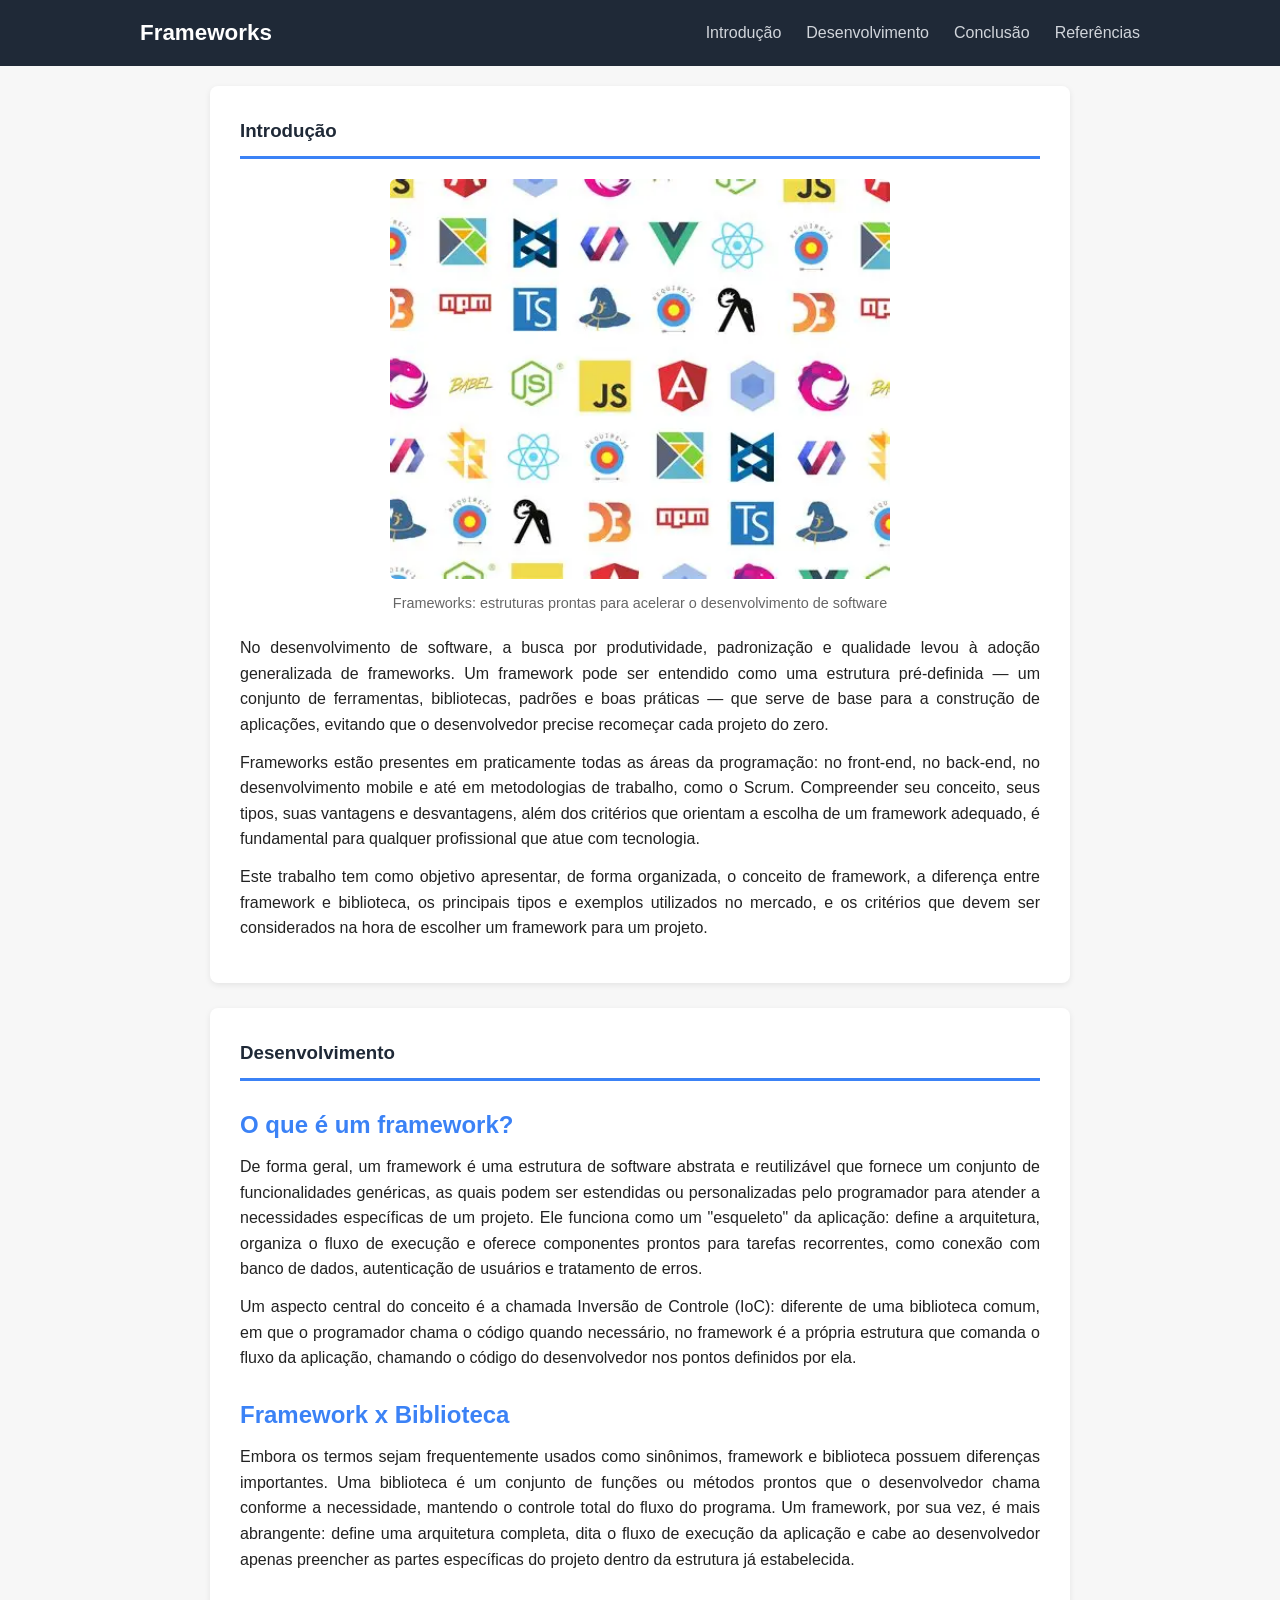
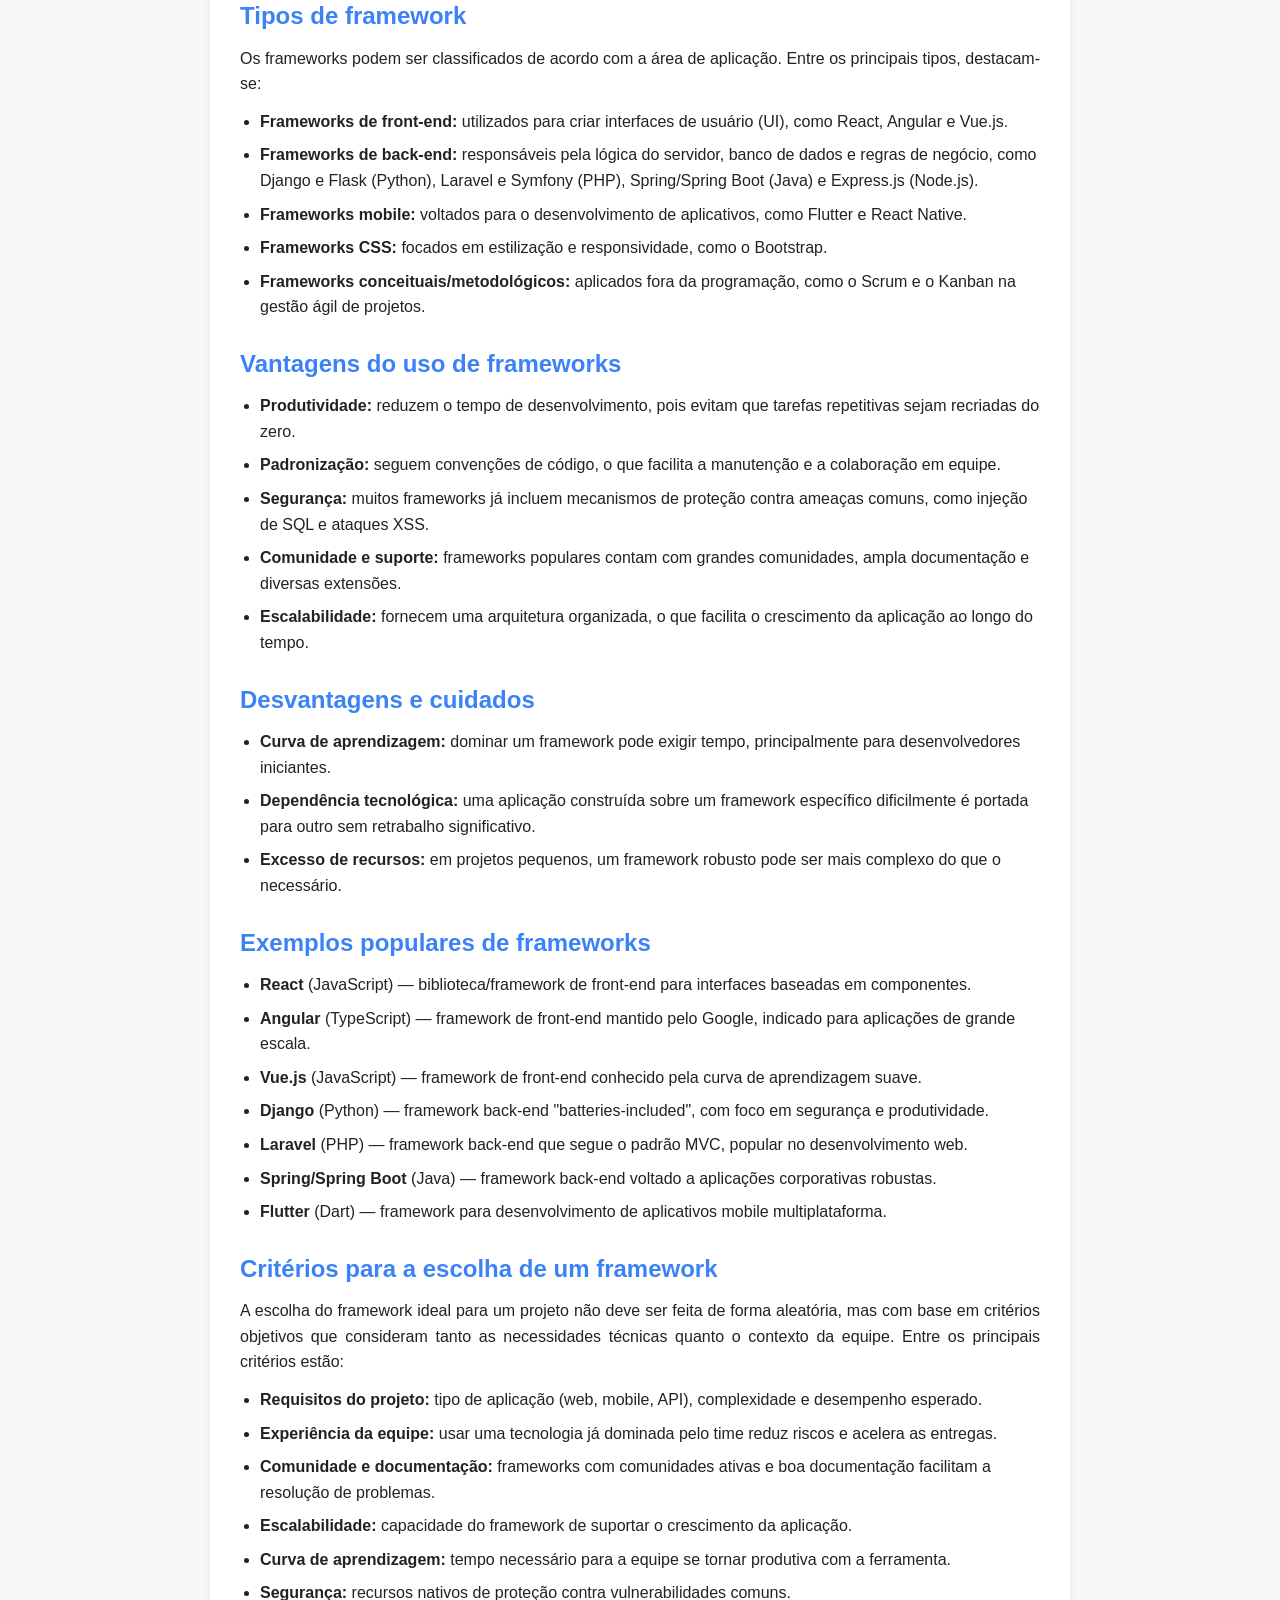
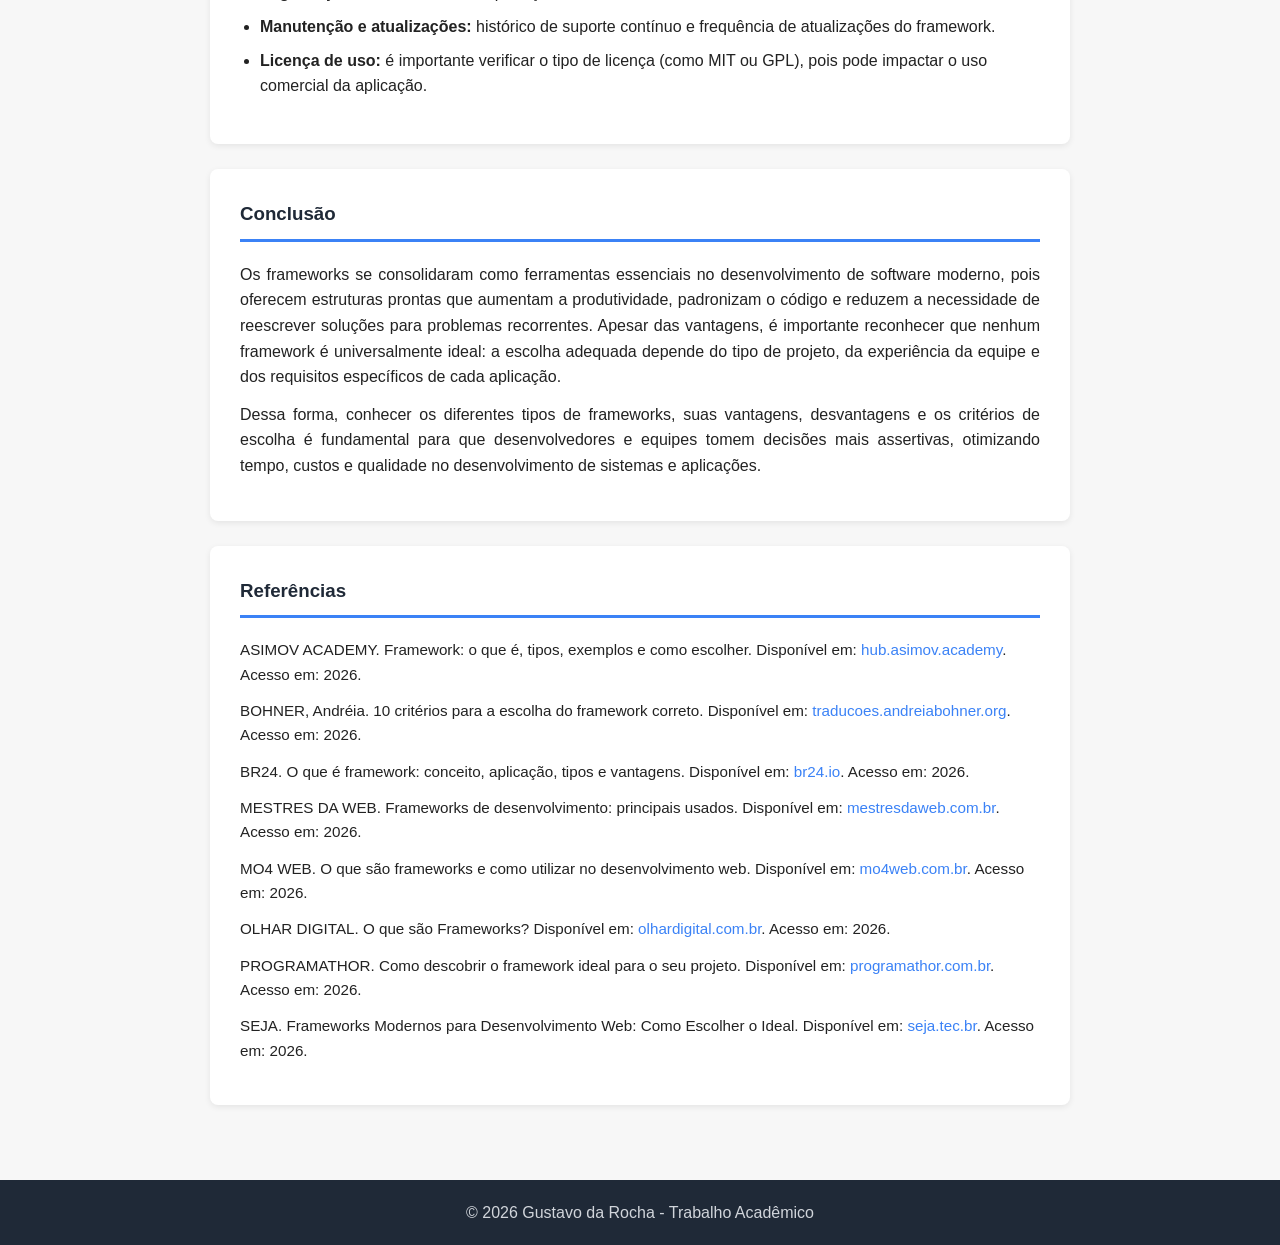
<file: Atividade3/index.html>
<!DOCTYPE html>
<html lang="pt-br">
<head>
    <meta charset="UTF-8">
    <meta name="viewport" content="width=device-width, initial-scale=1.0">
    <meta name="author" content="Gustavo da rocha">
    <meta name="keywords" content="Frameworks,Pesquisa,Estudo,Faculdade">
    <meta name="description" content="Frameworks Conceitos, Tipos, Vantagens e critérios de escolha">
    <link rel="stylesheet" href="styles.css">

    <title>Frameworks</title>
</head>
<body>
<header class="headerPrinc">
    <nav class="navPrinc">
        <div>
            <a href="#home" class="nav-logo">Frameworks</a>
        </div>
        <div class="nav-menu" id="nav-menu">
            <ul class="nav-list">
                <li class="nav-item">
                    <a href="#introducao" class="nav-link active">Introdução</a>
                </li>
                <li class="nav-item">
                    <a href="#desenvolvimento" class="nav-link">Desenvolvimento</a>
                </li>
                <li class="nav-item">
                    <a href="#conclusao" class="nav-link">Conclusão</a>
                </li>
                <li class="nav-item">
                    <a href="#referencias" class="nav-link">Referências</a>
                </li>
            </ul>
        </div>
    </nav>
</header>

<main>

    <section class="Introducao-grid" id="introducao">
        <section class="Introducao-data">
            <h1 class="home-title">Introdução</h1>

            <figure class="intro-figure">
                <img src="imagem.jpg" alt="Representação visual de frameworks de desenvolvimento" width="500" height="280">
                <figcaption>Frameworks: estruturas prontas para acelerar o desenvolvimento de software</figcaption>
            </figure>

            <div class="data-text">
                <p>No desenvolvimento de software, a busca por produtividade, padronização e qualidade levou à adoção generalizada de frameworks. Um framework pode ser entendido como uma estrutura pré-definida — um conjunto de ferramentas, bibliotecas, padrões e boas práticas — que serve de base para a construção de aplicações, evitando que o desenvolvedor precise recomeçar cada projeto do zero.</p>
                <p>Frameworks estão presentes em praticamente todas as áreas da programação: no front-end, no back-end, no desenvolvimento mobile e até em metodologias de trabalho, como o Scrum. Compreender seu conceito, seus tipos, suas vantagens e desvantagens, além dos critérios que orientam a escolha de um framework adequado, é fundamental para qualquer profissional que atue com tecnologia.</p>
                <p>Este trabalho tem como objetivo apresentar, de forma organizada, o conceito de framework, a diferença entre framework e biblioteca, os principais tipos e exemplos utilizados no mercado, e os critérios que devem ser considerados na hora de escolher um framework para um projeto.</p>
            </div>
        </section>
    </section>

    <section class="desenvolvimento-grid" id="desenvolvimento">
        <section class="Introducao-data">
            <h1 class="home-title">Desenvolvimento</h1>

            <h2 class="subtitle">O que é um framework?</h2>
            <div class="data-text">
                <p>De forma geral, um framework é uma estrutura de software abstrata e reutilizável que fornece um conjunto de funcionalidades genéricas, as quais podem ser estendidas ou personalizadas pelo programador para atender a necessidades específicas de um projeto. Ele funciona como um "esqueleto" da aplicação: define a arquitetura, organiza o fluxo de execução e oferece componentes prontos para tarefas recorrentes, como conexão com banco de dados, autenticação de usuários e tratamento de erros.</p>
                <p>Um aspecto central do conceito é a chamada Inversão de Controle (IoC): diferente de uma biblioteca comum, em que o programador chama o código quando necessário, no framework é a própria estrutura que comanda o fluxo da aplicação, chamando o código do desenvolvedor nos pontos definidos por ela.</p>
            </div>

            <h2 class="subtitle">Framework x Biblioteca</h2>
            <div class="data-text">
                <p>Embora os termos sejam frequentemente usados como sinônimos, framework e biblioteca possuem diferenças importantes. Uma biblioteca é um conjunto de funções ou métodos prontos que o desenvolvedor chama conforme a necessidade, mantendo o controle total do fluxo do programa. Um framework, por sua vez, é mais abrangente: define uma arquitetura completa, dita o fluxo de execução da aplicação e cabe ao desenvolvedor apenas preencher as partes específicas do projeto dentro da estrutura já estabelecida.</p>
            </div>

            <h2 class="subtitle">Tipos de framework</h2>
            <div class="data-text">
                <p>Os frameworks podem ser classificados de acordo com a área de aplicação. Entre os principais tipos, destacam-se:</p>
                <ul>
                    <li><strong>Frameworks de front-end:</strong> utilizados para criar interfaces de usuário (UI), como React, Angular e Vue.js.</li>
                    <li><strong>Frameworks de back-end:</strong> responsáveis pela lógica do servidor, banco de dados e regras de negócio, como Django e Flask (Python), Laravel e Symfony (PHP), Spring/Spring Boot (Java) e Express.js (Node.js).</li>
                    <li><strong>Frameworks mobile:</strong> voltados para o desenvolvimento de aplicativos, como Flutter e React Native.</li>
                    <li><strong>Frameworks CSS:</strong> focados em estilização e responsividade, como o Bootstrap.</li>
                    <li><strong>Frameworks conceituais/metodológicos:</strong> aplicados fora da programação, como o Scrum e o Kanban na gestão ágil de projetos.</li>
                </ul>
            </div>

            <h2 class="subtitle">Vantagens do uso de frameworks</h2>
            <div class="data-text">
                <ul>
                    <li><strong>Produtividade:</strong> reduzem o tempo de desenvolvimento, pois evitam que tarefas repetitivas sejam recriadas do zero.</li>
                    <li><strong>Padronização:</strong> seguem convenções de código, o que facilita a manutenção e a colaboração em equipe.</li>
                    <li><strong>Segurança:</strong> muitos frameworks já incluem mecanismos de proteção contra ameaças comuns, como injeção de SQL e ataques XSS.</li>
                    <li><strong>Comunidade e suporte:</strong> frameworks populares contam com grandes comunidades, ampla documentação e diversas extensões.</li>
                    <li><strong>Escalabilidade:</strong> fornecem uma arquitetura organizada, o que facilita o crescimento da aplicação ao longo do tempo.</li>
                </ul>
            </div>

            <h2 class="subtitle">Desvantagens e cuidados</h2>
            <div class="data-text">
                <ul>
                    <li><strong>Curva de aprendizagem:</strong> dominar um framework pode exigir tempo, principalmente para desenvolvedores iniciantes.</li>
                    <li><strong>Dependência tecnológica:</strong> uma aplicação construída sobre um framework específico dificilmente é portada para outro sem retrabalho significativo.</li>
                    <li><strong>Excesso de recursos:</strong> em projetos pequenos, um framework robusto pode ser mais complexo do que o necessário.</li>
                </ul>
            </div>

            <h2 class="subtitle">Exemplos populares de frameworks</h2>
            <div class="data-text">
                <ul>
                    <li><strong>React</strong> (JavaScript) — biblioteca/framework de front-end para interfaces baseadas em componentes.</li>
                    <li><strong>Angular</strong> (TypeScript) — framework de front-end mantido pelo Google, indicado para aplicações de grande escala.</li>
                    <li><strong>Vue.js</strong> (JavaScript) — framework de front-end conhecido pela curva de aprendizagem suave.</li>
                    <li><strong>Django</strong> (Python) — framework back-end "batteries-included", com foco em segurança e produtividade.</li>
                    <li><strong>Laravel</strong> (PHP) — framework back-end que segue o padrão MVC, popular no desenvolvimento web.</li>
                    <li><strong>Spring/Spring Boot</strong> (Java) — framework back-end voltado a aplicações corporativas robustas.</li>
                    <li><strong>Flutter</strong> (Dart) — framework para desenvolvimento de aplicativos mobile multiplataforma.</li>
                </ul>
            </div>

            <h2 class="subtitle">Critérios para a escolha de um framework</h2>
            <div class="data-text">
                <p>A escolha do framework ideal para um projeto não deve ser feita de forma aleatória, mas com base em critérios objetivos que consideram tanto as necessidades técnicas quanto o contexto da equipe. Entre os principais critérios estão:</p>
                <ul>
                    <li><strong>Requisitos do projeto:</strong> tipo de aplicação (web, mobile, API), complexidade e desempenho esperado.</li>
                    <li><strong>Experiência da equipe:</strong> usar uma tecnologia já dominada pelo time reduz riscos e acelera as entregas.</li>
                    <li><strong>Comunidade e documentação:</strong> frameworks com comunidades ativas e boa documentação facilitam a resolução de problemas.</li>
                    <li><strong>Escalabilidade:</strong> capacidade do framework de suportar o crescimento da aplicação.</li>
                    <li><strong>Curva de aprendizagem:</strong> tempo necessário para a equipe se tornar produtiva com a ferramenta.</li>
                    <li><strong>Segurança:</strong> recursos nativos de proteção contra vulnerabilidades comuns.</li>
                    <li><strong>Manutenção e atualizações:</strong> histórico de suporte contínuo e frequência de atualizações do framework.</li>
                    <li><strong>Licença de uso:</strong> é importante verificar o tipo de licença (como MIT ou GPL), pois pode impactar o uso comercial da aplicação.</li>
                </ul>
            </div>
        </section>
    </section>

    <section class="conclusao-grid" id="conclusao">
        <section class="Introducao-data">
            <h1 class="home-title">Conclusão</h1>
            <div class="data-text">
                <p>Os frameworks se consolidaram como ferramentas essenciais no desenvolvimento de software moderno, pois oferecem estruturas prontas que aumentam a produtividade, padronizam o código e reduzem a necessidade de reescrever soluções para problemas recorrentes. Apesar das vantagens, é importante reconhecer que nenhum framework é universalmente ideal: a escolha adequada depende do tipo de projeto, da experiência da equipe e dos requisitos específicos de cada aplicação.</p>
                <p>Dessa forma, conhecer os diferentes tipos de frameworks, suas vantagens, desvantagens e os critérios de escolha é fundamental para que desenvolvedores e equipes tomem decisões mais assertivas, otimizando tempo, custos e qualidade no desenvolvimento de sistemas e aplicações.</p>
            </div>
        </section>
    </section>

    <section class="referencias-grid" id="referencias">
        <section class="Introducao-data">
            <h1 class="home-title">Referências</h1>
            <ul class="referencias-list">
                <li>ASIMOV ACADEMY. Framework: o que é, tipos, exemplos e como escolher. Disponível em: <a href="https://hub.asimov.academy/blog/framework/" target="_blank" rel="noopener">hub.asimov.academy</a>. Acesso em: 2026.</li>
                <li>BOHNER, Andréia. 10 critérios para a escolha do framework correto. Disponível em: <a href="https://traducoes.andreiabohner.org/5minutos/dez-criterios/" target="_blank" rel="noopener">traducoes.andreiabohner.org</a>. Acesso em: 2026.</li>
                <li>BR24. O que é framework: conceito, aplicação, tipos e vantagens. Disponível em: <a href="https://br24.io/blog/framework/" target="_blank" rel="noopener">br24.io</a>. Acesso em: 2026.</li>
                <li>MESTRES DA WEB. Frameworks de desenvolvimento: principais usados. Disponível em: <a href="https://www.mestresdaweb.com.br/tecnologias/framework-de-desenvolvimento-quais-os-mais-usados" target="_blank" rel="noopener">mestresdaweb.com.br</a>. Acesso em: 2026.</li>
                <li>MO4 WEB. O que são frameworks e como utilizar no desenvolvimento web. Disponível em: <a href="https://mo4web.com.br/blog/o-que-sao-frameworks/" target="_blank" rel="noopener">mo4web.com.br</a>. Acesso em: 2026.</li>
                <li>OLHAR DIGITAL. O que são Frameworks? Disponível em: <a href="https://olhardigital.com.br/2024/08/07/pro/o-que-sao-frameworks/" target="_blank" rel="noopener">olhardigital.com.br</a>. Acesso em: 2026.</li>
                <li>PROGRAMATHOR. Como descobrir o framework ideal para o seu projeto. Disponível em: <a href="https://programathor.com.br/blog/framework_ideal_para_o_seu_projeto/" target="_blank" rel="noopener">programathor.com.br</a>. Acesso em: 2026.</li>
                <li>SEJA. Frameworks Modernos para Desenvolvimento Web: Como Escolher o Ideal. Disponível em: <a href="https://seja.tec.br/posts/frameworks-modernos-para-desenvolvimento-web-como-escolher-o-ideal" target="_blank" rel="noopener">seja.tec.br</a>. Acesso em: 2026.</li>
            </ul>
        </section>
    </section>

</main>

<footer class="footerPrinc">
    <p>&copy; 2026 Gustavo da Rocha - Trabalho Acadêmico</p>
</footer>

</body>
</html>
</file>
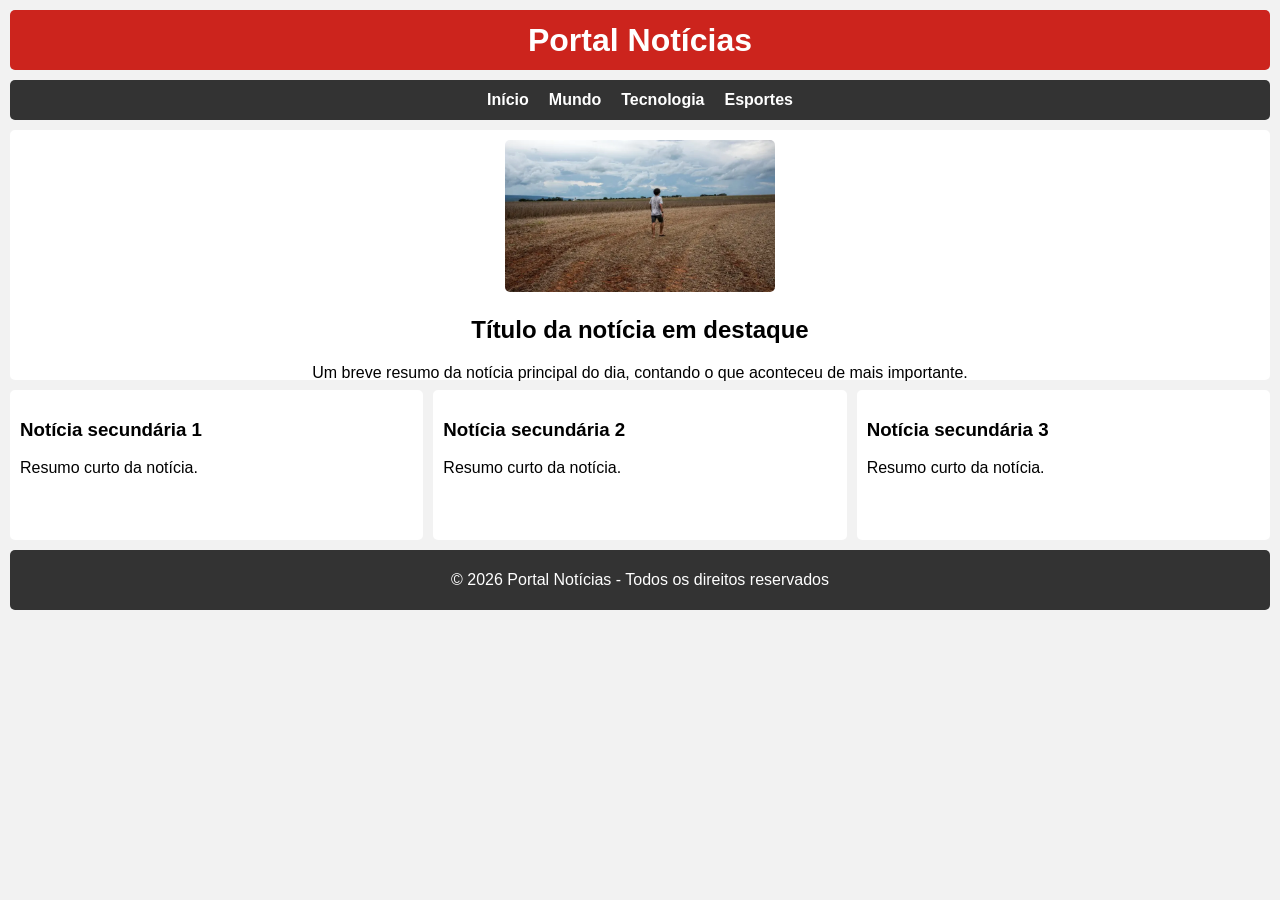
<file: Atividade4/index.html>
<!DOCTYPE html>
<html lang="pt-br">
<head>
    <meta charset="UTF-8">
    <meta name="viewport" content="width=device-width, initial-scale=1.0">
    <link rel="stylesheet" href="style.css">
    <title>Portal Notícias</title>
</head>
<body>
    <div class="container-box">

        <div class="box header">
            <h1>Portal Notícias</h1>
        </div>

        <div class="box nav">
            <a href="#">Início</a>
            <a href="#">Mundo</a>
            <a href="#">Tecnologia</a>
            <a href="#">Esportes</a>
        </div>

        <div class="box destaque">
            <img src="imagem.jpg" alt="Imagem da notícia em destaque" height="480" width="270">
            <h2>Título da notícia em destaque</h2>
            <p>Um breve resumo da notícia principal do dia, contando o que aconteceu de mais importante.</p>
        </div>

        <div class="box noticia1">
            <h3>Notícia secundária 1</h3>
            <p>Resumo curto da notícia.</p>
        </div>

        <div class="box noticia2">
            <h3>Notícia secundária 2</h3>
            <p>Resumo curto da notícia.</p>
        </div>

        <div class="box noticia3">
            <h3>Notícia secundária 3</h3>
            <p>Resumo curto da notícia.</p>
        </div>

        <div class="box footer">
            <p>&copy; 2026 Portal Notícias - Todos os direitos reservados</p>
        </div>

    </div>
</body>
</html>
</file>
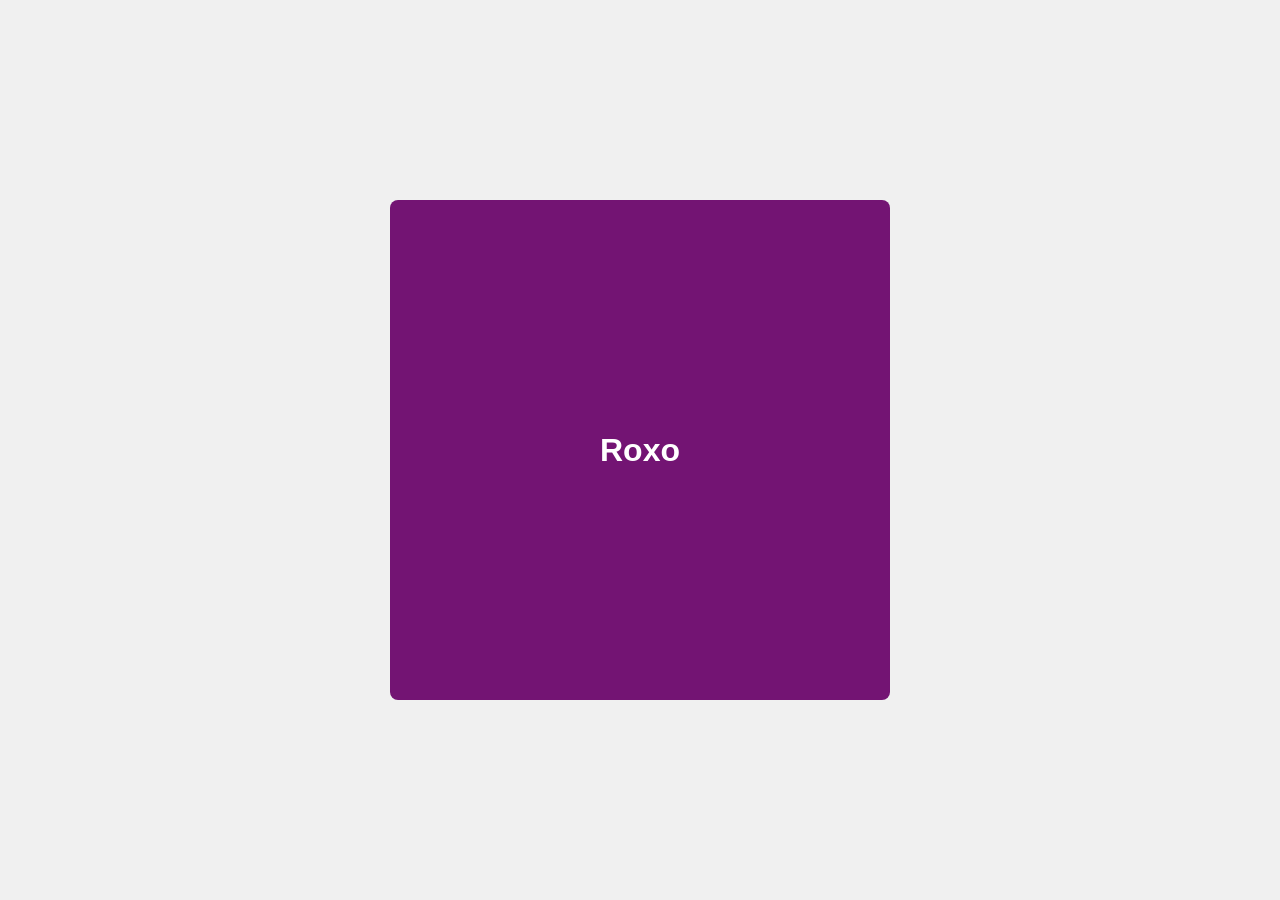
<file: Atividade5/index.html>
<!DOCTYPE html>
<html lang="pt-br">
<head>
    <meta charset="UTF-8">
    <meta name="viewport" content="width=device-width, initial-scale=1.0">
    <link rel="stylesheet" href="styles.css">
    <title>Atividade 5</title>
</head>
<body>

    <div class="caixa">
        <h2 class="texto-cor"></h2>
    </div>

</body>
</html>
</file>
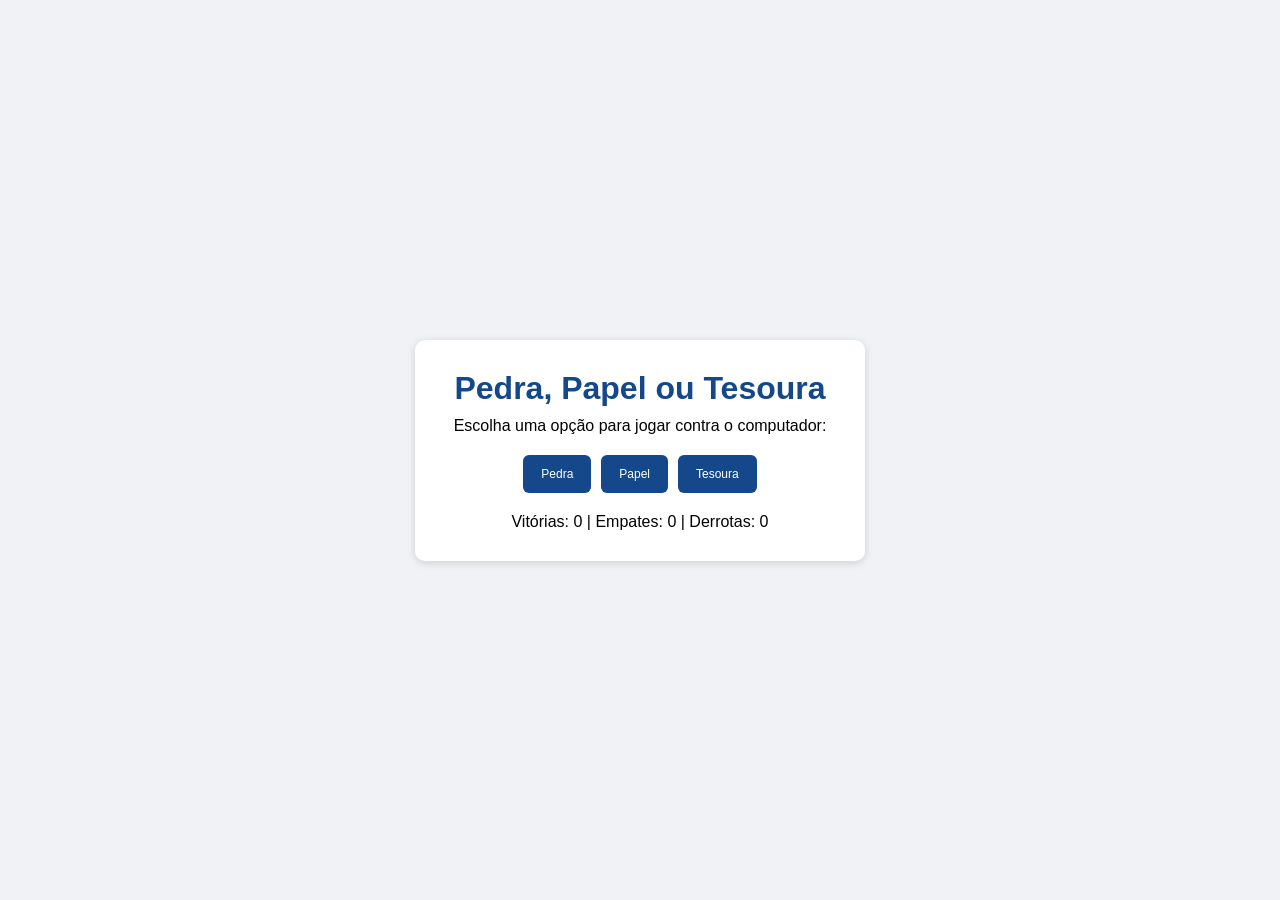
<file: Atividade7/index.html>
<!DOCTYPE html>
<html lang="pt-br">
<head>
    <meta charset="UTF-8">
    <meta name="viewport" content="width=device-width, initial-scale=1.0">
    <link rel="stylesheet" href="styles.css">
    <title>Pedra, Papel ou Tesoura</title>
</head>
<body>

    <main class="jogo">
        <h1>Pedra, Papel ou Tesoura</h1>
        <p>Escolha uma opção para jogar contra o computador:</p>

        <div class="botoes">
            <button onclick="jogar(0)">Pedra</button>
            <button onclick="jogar(1)">Papel</button>
            <button onclick="jogar(2)">Tesoura</button>
        </div>

        <div class="resultado">
            <p id="escolhaUsuario"></p>
            <p id="escolhaComputador"></p>
            <h2 id="resultado"></h2>
        </div>

        <div class="placar">
            <p>Vitórias: <span id="vitorias">0</span> | Empates: <span id="empates">0</span> | Derrotas: <span id="derrotas">0</span></p>
</div>
    </main>

    <script src="script.js"></script>
</body>
</html>
</file>
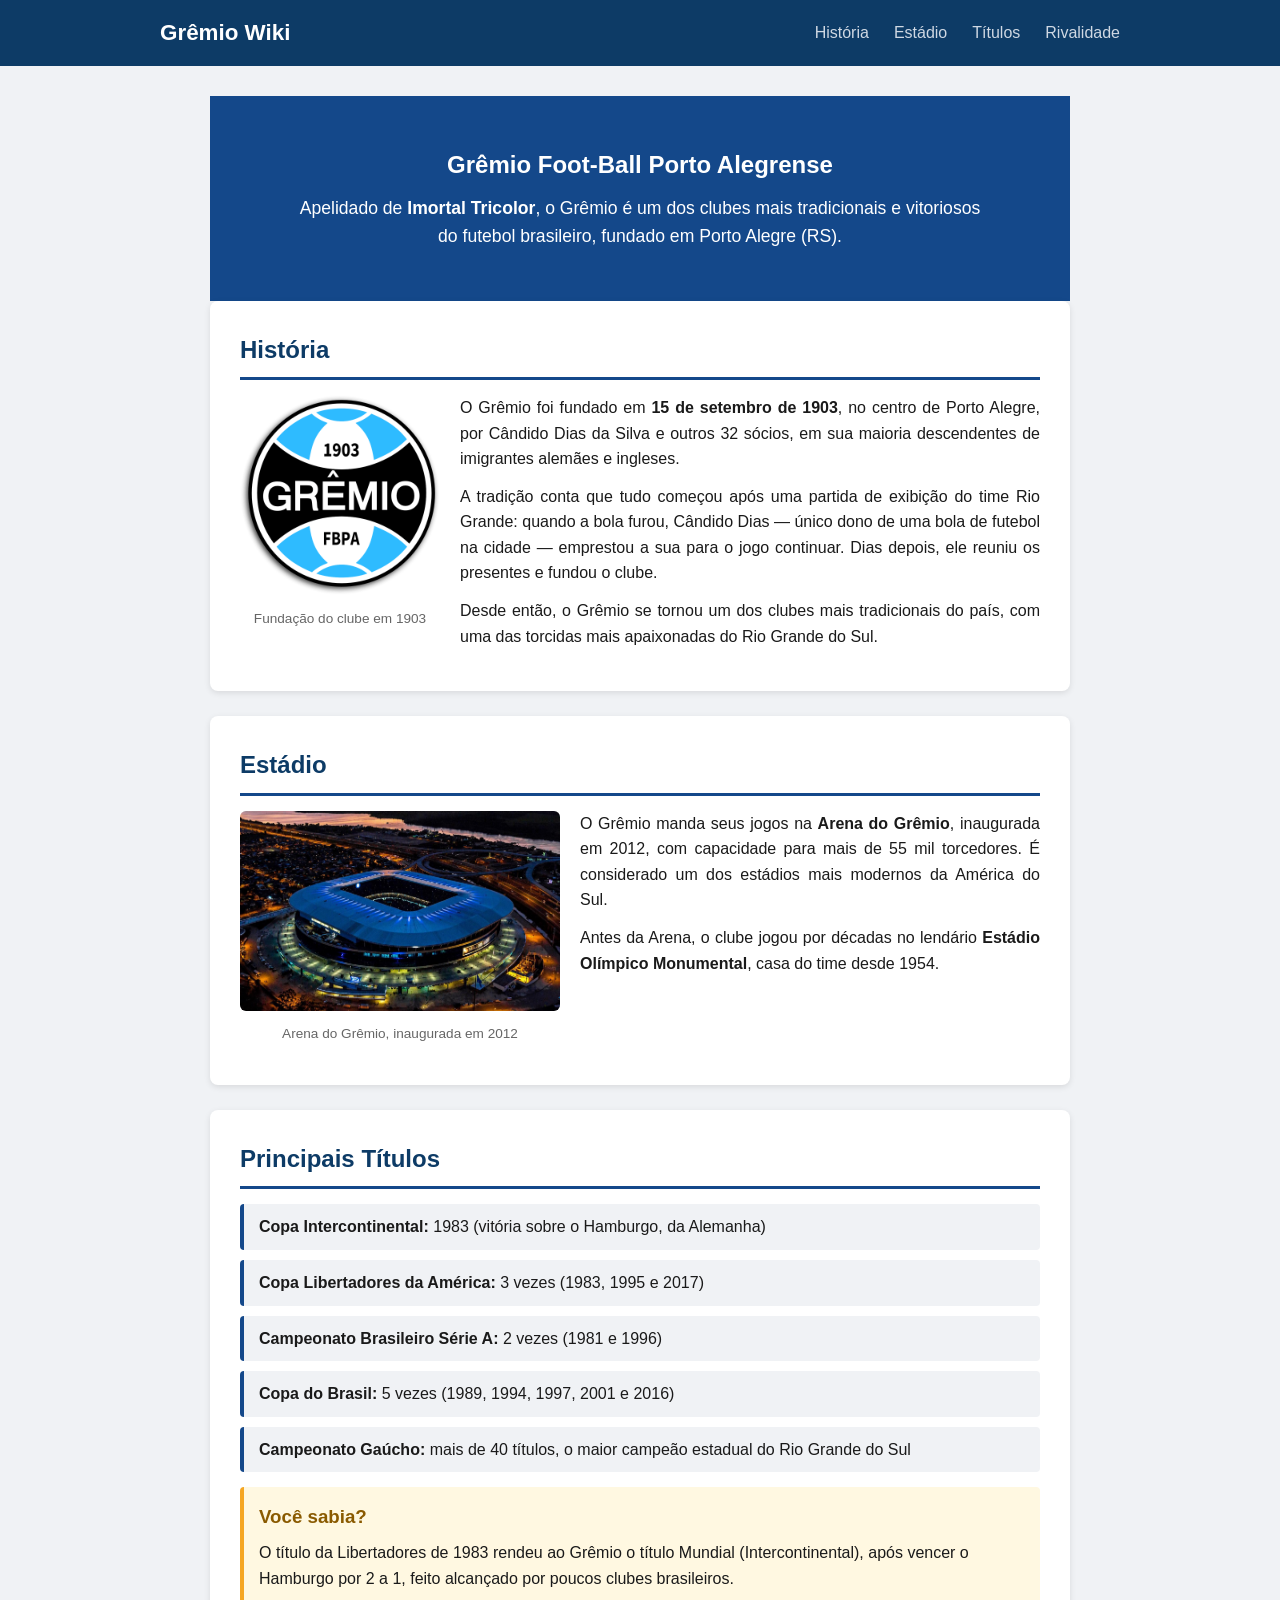
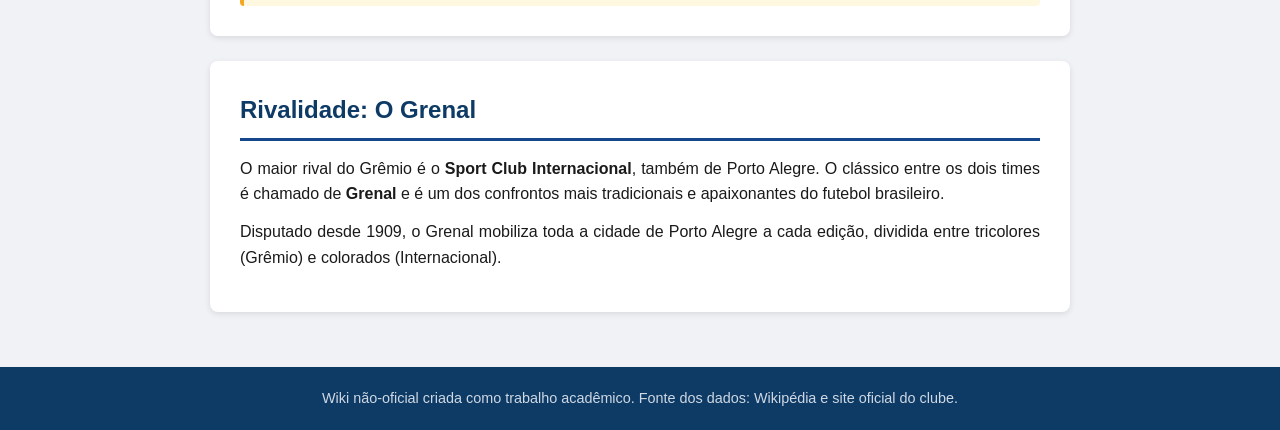
<file: AtividadeExtra/index.html>
<!DOCTYPE html>
<html lang="pt-br">
<head>
    <meta charset="UTF-8">
    <meta name="viewport" content="width=device-width, initial-scale=1.0">
    <meta name="description" content="Wiki sobre o Grêmio Foot-Ball Porto Alegrense: história, estádio, títulos e rivalidade.">
    <link rel="stylesheet" href="styles.css">
    <title>Grêmio - Wiki do Imortal Tricolor</title>
</head>
<body>

<header>
    <nav>
        <a href="#inicio" class="logo">Grêmio Wiki</a>
        <ul>
            <li><a href="#historia">História</a></li>
            <li><a href="#estadio">Estádio</a></li>
            <li><a href="#titulos">Títulos</a></li>
            <li><a href="#rivalidade">Rivalidade</a></li>
        </ul>
    </nav>
</header>

<main id="inicio">

    <section class="hero">
        <h1>Grêmio Foot-Ball Porto Alegrense</h1>
        <p>Apelidado de <strong>Imortal Tricolor</strong>, o Grêmio é um dos clubes mais tradicionais e vitoriosos do futebol brasileiro, fundado em Porto Alegre (RS).</p>
    </section>

    <section id="historia" class="card">
        <article>
            <h2>História</h2>
            <figure>
                <img src="imagem.png" alt="Fundadores do Grêmio em 1903" width="200" height="200">
                <figcaption>Fundação do clube em 1903</figcaption>
            </figure>
            <div class="texto">
                <p>O Grêmio foi fundado em <strong>15 de setembro de 1903</strong>, no centro de Porto Alegre, por Cândido Dias da Silva e outros 32 sócios, em sua maioria descendentes de imigrantes alemães e ingleses.</p>
                <p>A tradição conta que tudo começou após uma partida de exibição do time Rio Grande: quando a bola furou, Cândido Dias — único dono de uma bola de futebol na cidade — emprestou a sua para o jogo continuar. Dias depois, ele reuniu os presentes e fundou o clube.</p>
                <p>Desde então, o Grêmio se tornou um dos clubes mais tradicionais do país, com uma das torcidas mais apaixonadas do Rio Grande do Sul.</p>
            </div>
        </article>
    </section>

    <section id="estadio" class="card">
        <article>
            <h2>Estádio</h2>
            <figure>
                <img src="arena_do_gremio.jpg" alt="Arena do Grêmio vista de fora" width="320" height="200">
                <figcaption>Arena do Grêmio, inaugurada em 2012</figcaption>
            </figure>
            <div class="texto">
                <p>O Grêmio manda seus jogos na <strong>Arena do Grêmio</strong>, inaugurada em 2012, com capacidade para mais de 55 mil torcedores. É considerado um dos estádios mais modernos da América do Sul.</p>
                <p>Antes da Arena, o clube jogou por décadas no lendário <strong>Estádio Olímpico Monumental</strong>, casa do time desde 1954.</p>
            </div>
        </article>
    </section>

    <section id="titulos" class="card">
        <article>
            <h2>Principais Títulos</h2>
            <div class="texto">
                <ul class="lista-titulos">
                    <li><strong>Copa Intercontinental:</strong> 1983 (vitória sobre o Hamburgo, da Alemanha)</li>
                    <li><strong>Copa Libertadores da América:</strong> 3 vezes (1983, 1995 e 2017)</li>
                    <li><strong>Campeonato Brasileiro Série A:</strong> 2 vezes (1981 e 1996)</li>
                    <li><strong>Copa do Brasil:</strong> 5 vezes (1989, 1994, 1997, 2001 e 2016)</li>
                    <li><strong>Campeonato Gaúcho:</strong> mais de 40 títulos, o maior campeão estadual do Rio Grande do Sul</li>
                </ul>
            </div>
            <aside class="destaque">
                <h3>Você sabia?</h3>
                <p>O título da Libertadores de 1983 rendeu ao Grêmio o título Mundial (Intercontinental), após vencer o Hamburgo por 2 a 1, feito alcançado por poucos clubes brasileiros.</p>
            </aside>
        </article>
    </section>

    <section id="rivalidade" class="card">
        <article>
            <h2>Rivalidade: O Grenal</h2>
            <div class="texto">
                <p>O maior rival do Grêmio é o <strong>Sport Club Internacional</strong>, também de Porto Alegre. O clássico entre os dois times é chamado de <strong>Grenal</strong> e é um dos confrontos mais tradicionais e apaixonantes do futebol brasileiro.</p>
                <p>Disputado desde 1909, o Grenal mobiliza toda a cidade de Porto Alegre a cada edição, dividida entre tricolores (Grêmio) e colorados (Internacional).</p>
            </div>
        </article>
    </section>

</main>

<footer>
    <p>Wiki não-oficial criada como trabalho acadêmico. Fonte dos dados: Wikipédia e site oficial do clube.</p>
</footer>

</body>
</html>
</file>
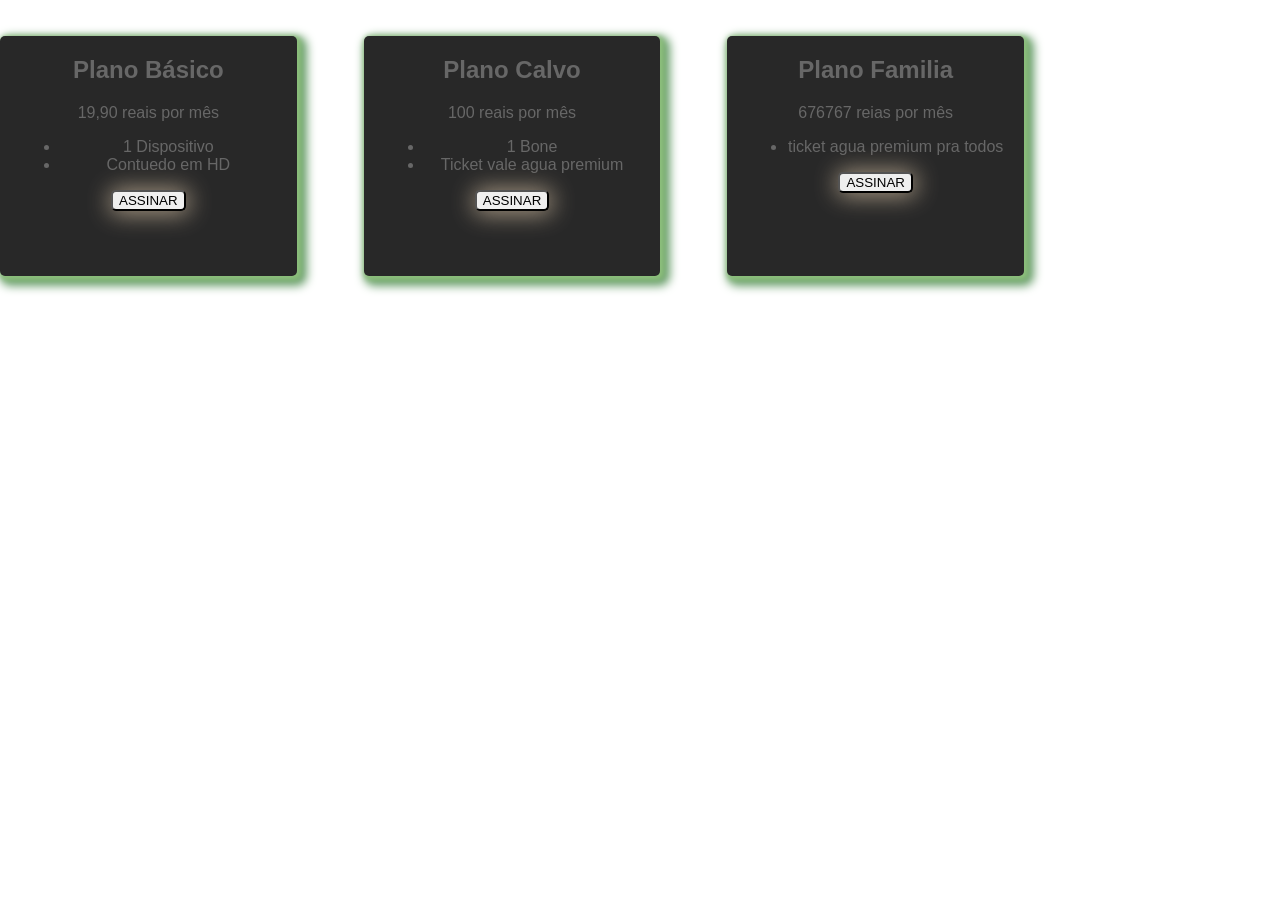
<file: Exercicio3.html>
<!DOCTYPE html>
<html lang="en">
<head>
    <meta charset="UTF-8">
    <meta name="viewport" content="width=device-width, initial-scale=1.0">
    <link rel="stylesheet" href="Exercicio3.css">
    <title>Exercicio3</title>
</head>
<body>
    <br>
    <br>
    <div class="container">
        <div class="card">
            <h2>Plano Básico</h2>
            <p>19,90 reais por mês</p>
            <ul>
                <li>1 Dispositivo</li>
                <li>Contuedo em HD</li>
            </ul>
            <button>ASSINAR</button>
        </div>
        <div class="card">
            <h2>Plano Calvo</h2>
            <p>100 reais por mês</p>
            <ul>
                <li>1 Bone </li>
                <li>Ticket vale agua premium</li>
            </ul>
            <button>ASSINAR</button>
        </div>
        <div class="card">
            <h2>Plano Familia</h2>
            <p>676767 reias por mês</p>
            <ul>
                <li>ticket agua premium pra todos</li>
            </ul>
            <button>ASSINAR</button>
        </div>
    </div>
</body>
</html>
</file>
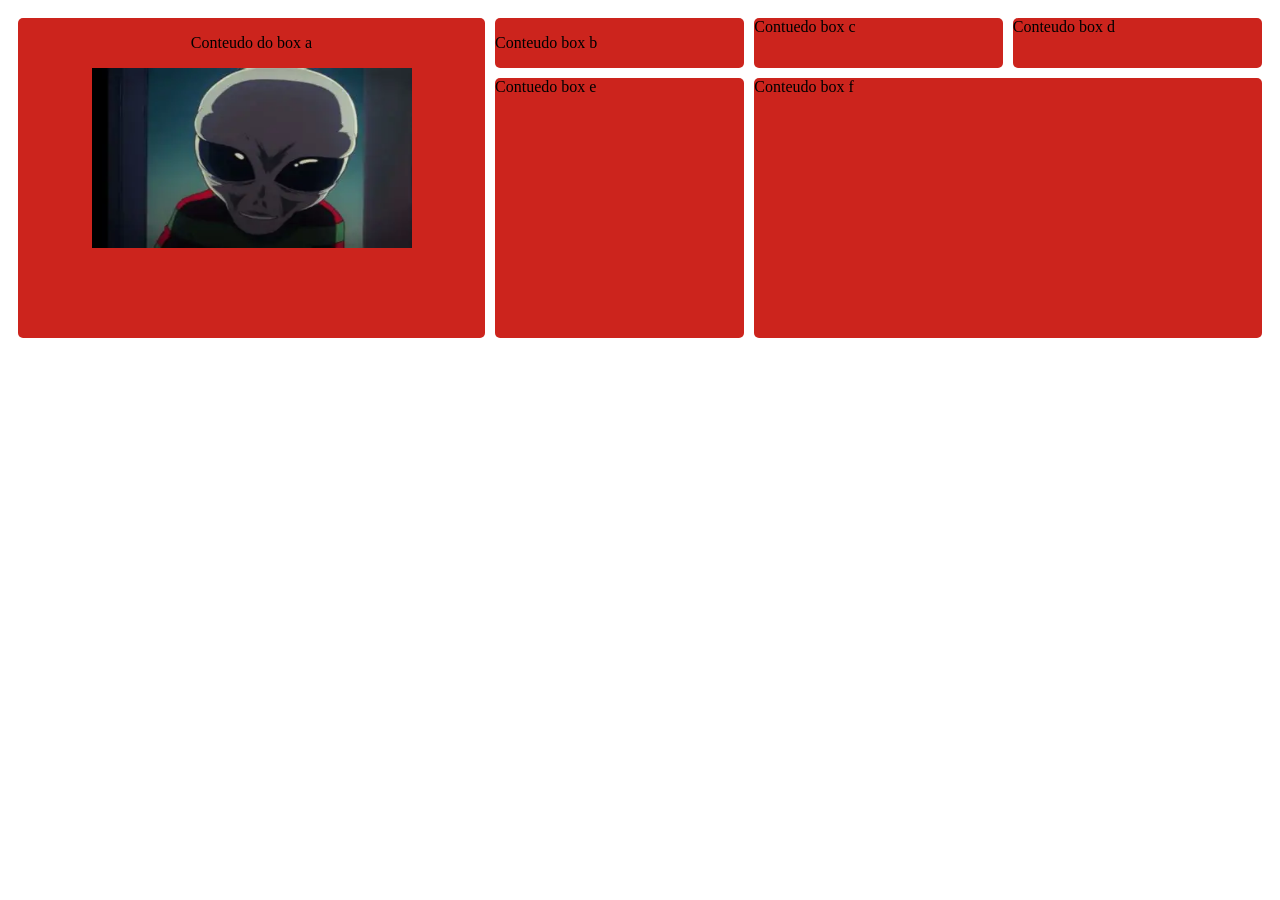
<file: Exercicio4.html>
<!DOCTYPE html>
<html lang="en">
<head>
    <meta charset="UTF-8">
    <meta name="viewport" content="width=device-width, initial-scale=1.0">
    <link rel="stylesheet" href="Exercicio4.css">
    <title>Document</title>
</head>
<body>
    <div class="container-box">
    <div class="box a">
        <p>Conteudo do box a</p>
        <img src="imagem.jpg"
        alt="Imagem do tung tung sahur"
        width="320"
        height="180">
    </div>
    <div class="box b">
        <p>Conteudo box b</p>
    </div>
    <div class="box c">Contuedo box c</div>
    <div class="box d">Conteudo box d</div>
    <div class="box e">Contuedo box e</div>
    <div class="box f">Conteudo box f</div>
    </div>
    
</body>
</html>
</file>
<file: Atividade3/styles.css>
* {
    margin: 0;
    padding: 0;
    box-sizing: border-box;
}

body {
    font-family: Arial, sans-serif;
    line-height: 1.6;
    color: #222;
    background-color: #f7f7f7;
}

/* Header e navegação */
.headerPrinc {
    background-color: #1f2937;
    padding: 15px 30px;
    position: sticky;
    top: 0;
    z-index: 10;
}

.navPrinc {
    display: flex;
    align-items: center;
    justify-content: space-between;
    max-width: 1000px;
    margin: 0 auto;
}

.nav-logo {
    color: #ffffff;
    font-size: 1.4rem;
    font-weight: bold;
    text-decoration: none;
}

.nav-list {
    display: flex;
    list-style: none;
    gap: 25px;
}

.nav-link {
    color: #d1d5db;
    text-decoration: none;
    font-weight: 500;
}

.nav-link:hover{
    color: #ffffff;
    border-bottom: 2px solid #3b82f6;
}

/* Conteúdo principal */
main {
    max-width: 900px;
    margin: 0 auto;
    padding: 20px;
}

section.Introducao-grid,
section.desenvolvimento-grid,
section.conclusao-grid,
section.referencias-grid {
    background-color: #ffffff;
    border-radius: 8px;
    padding: 30px;
    margin-bottom: 25px;
    box-shadow: 0 2px 6px rgba(0, 0, 0, 0.08);
}

.home-title {
    color: #1f2937;
    border-bottom: 3px solid #3b82f6;
    padding-bottom: 10px;
    margin-bottom: 20px;
}

.subtitle {
    color: #3b82f6;
    margin-top: 25px;
    margin-bottom: 10px;
}

.data-text p {
    margin-bottom: 12px;
    text-align: justify;
}

.data-text ul {
    margin-left: 20px;
    margin-bottom: 15px;
}

.data-text li {
    margin-bottom: 8px;
}

/* Figura da introdução */
.intro-figure {
    text-align: center;
    margin: 15px 0 20px 0;
}

.intro-figure img {
    max-width: 100%;
    height: auto;
    border-radius: 6px;
}

.intro-figure figcaption {
    font-size: 0.9rem;
    color: #666;
    margin-top: 6px;
}

/* Referências */
.referencias-list {
    list-style: none;
}

.referencias-list li {
    margin-bottom: 12px;
    font-size: 0.95rem;
}

.referencias-list a {
    color: #3b82f6;
    text-decoration: none;
}

.referencias-list a:hover {
    text-decoration: underline;
}

/* Rodapé */
.footerPrinc {
    text-align: center;
    padding: 20px;
    background-color: #1f2937;
    color: #d1d5db;
    margin-top: 30px;
}
</file>
<file: Atividade4/style.css>
body {
    margin: 0;
    padding: 10px;
    font-family: Arial, sans-serif;
    background-color: #f2f2f2;
}

.container-box {
    display: grid;
    grid-gap: 10px;
    grid-template-columns: 1fr 1fr 1fr;
    grid-template-rows: 60px 40px 250px 150px 60px;
    grid-template-areas:
        'header header header'
        'nav nav nav'
        'destaque destaque destaque'
        'noticia1 noticia2 noticia3'
        'footer footer footer';
}

.box {
    background-color: #ffffff;
    border-radius: 5px;
    padding: 10px;
    box-sizing: border-box;
}

.header {
    grid-area: header;
    background-color: #cc241d;
    color: white;
    display: flex;
    align-items: center;
    justify-content: center;
}

.header h1 {
    margin: 0;
}

.nav {
    grid-area: nav;
    display: flex;
    align-items: center;
    justify-content: center;
    gap: 20px;
    background-color: #333;
}

.nav a {
    color: white;
    text-decoration: none;
    font-weight: bold;
}

.destaque {
    grid-area: destaque;
    text-align: center;
}

.destaque img {
    max-width: 100%;
    height: auto;
    border-radius: 5px;
}

.noticia1 {
    grid-area: noticia1;
}

.noticia2 {
    grid-area: noticia2;
}

.noticia3 {
    grid-area: noticia3;
}

.footer {
    grid-area: footer;
    background-color: #333;
    color: white;
    display: flex;
    align-items: center;
    justify-content: center;
    text-align: center;
}
</file>
<file: Atividade5/styles.css>
* {
    margin: 0;
    padding: 0;
    box-sizing: border-box;
}

body {
    font-family: Arial, sans-serif;
    display: flex;
    align-items: center;
    justify-content: center;
    min-height: 100vh;
    background-color: #f0f0f0;
}

.caixa {
    width: 500px;
    height: 500px;
    display: flex;
    align-items: center;
    justify-content: center;
    border-radius: 8px;
    transition: background-color 0.4s ease;
}

.texto-cor {
    color: #ffffff;
    font-size: 2rem;
    text-align: center;
}

.texto-cor::before {
    content: "";
}


.caixa {
    background-color: rgb(0, 71, 130);
}

.texto-cor::before {
    content: "Azul";
}

@media (min-width: 421px) {
    .caixa {
        background-color: rgb(228, 150, 5);
    }

    .texto-cor::before {
        content: "Laranja";
    }
}

@media (min-width: 769px) {
    .caixa {
        background-color: rgb(222, 10, 222);
    }

    .texto-cor::before {
        content: "Magenta";
    }
}

@media (min-width: 1025px) {
    .caixa {
        background-color: rgb(195, 19, 19);
    }

    .texto-cor::before {
        content: "Vermelho";
    }
}

@media (min-width: 1081px) {
    .caixa {
        background-color: rgb(115, 20, 115);
    }

    .texto-cor::before {
        content: "Roxo";
    }
}


@media (min-width: 1367px) {
    .caixa {
        background-color: rgb(231, 199, 15);
    }

    .texto-cor::before {
        content: "Amarelo";
    }
}

@media (min-width: 1921px) {
    .caixa {
        background-color: rgb(0, 255, 0);
    }

    .texto-cor::before {
        content: "Verde";
    }
}
</file>
<file: Atividade7/styles.css>
* {
    margin: 0;
    padding: 0;
    box-sizing: border-box;
}

body {
    font-family: Arial, sans-serif;
    background-color: #f0f2f5;
    min-height: 100vh;
    display: flex;
    align-items: center;
    justify-content: center;
}

.jogo {
    background-color: #ffffff;
    padding: 30px;
    border-radius: 10px;
    box-shadow: 0 2px 8px rgba(0, 0, 0, 0.15);
    text-align: center;
    max-width: 450px;
    width: 90%;
}

.jogo h1 {
    color: #14488a;
    margin-bottom: 10px;
}

.botoes {
    display: flex;
    justify-content: center;
    gap: 10px;
    margin: 20px 0;
}

button {
    padding: 12px 18px;
    font-size: 12px;
    border: none;
    border-radius: 6px;
    background-color: #14488a;
    color: #ffffff;
    cursor: pointer;
}
</file>
<file: AtividadeExtra/styles.css>
* {
    margin: 0;
    padding: 0;
    box-sizing: border-box;
}

body {
    font-family: Arial, sans-serif;
    line-height: 1.6;
    color: #1a1a1a;
    background-color: #f0f2f5;
}

header {
    background-color: #0d3b66;
    position: sticky;
    top: 0;
    z-index: 10;
}

nav {
    max-width: 1000px;
    margin: 0 auto;
    display: flex;
    align-items: center;
    justify-content: space-between;
    padding: 15px 20px;
}

.logo {
    color: #ffffff;
    font-size: 1.4rem;
    font-weight: bold;
    text-decoration: none;
}

nav ul {
    display: flex;
    list-style: none;
    gap: 25px;
}

nav a {
    color: #cfd8e3;
    text-decoration: none;
    font-weight: 500;
}

nav a:hover {
    color: #ffffff;
}

.hero {
    background-color: #14488a;
    color: #ffffff;
    text-align: center;
    padding: 50px 20px;
}

.hero h1 {
    margin-bottom: 10px;
}

.hero p {
    max-width: 700px;
    margin: 0 auto;
    font-size: 1.1rem;
}

main {
    max-width: 900px;
    margin: 0 auto;
    padding: 30px 20px;
}

.card {
    background-color: #ffffff;
    border-radius: 8px;
    padding: 30px;
    margin-bottom: 25px;
    box-shadow: 0 2px 6px rgba(0, 0, 0, 0.1);
}

.card h2 {
    color: #0d3b66;
    border-bottom: 3px solid #14488a;
    padding-bottom: 8px;
    margin-bottom: 15px;
}

.card figure {
    float: left;
    margin: 0 20px 10px 0;
    text-align: center;
}

.card figure img {
    max-width: 100%;
    border-radius: 6px;
}

.card figcaption {
    font-size: 0.85rem;
    color: #666;
    margin-top: 5px;
}

.texto p {
    margin-bottom: 12px;
    text-align: justify;
}

.lista-titulos {
    list-style: none;
}

.lista-titulos li {
    background-color: #f0f2f5;
    padding: 10px 15px;
    border-left: 4px solid #14488a;
    border-radius: 4px;
    margin-bottom: 10px;
}

.destaque {
    clear: both;
    background-color: #fff8e1;
    border-left: 4px solid #f5a623;
    padding: 15px;
    border-radius: 4px;
    margin-top: 15px;
}

.destaque h3 {
    margin-bottom: 8px;
    color: #8a5a00;
}

article::after {
    content: "";
    display: table;
    clear: both;
}
footer {
    text-align: center;
    padding: 20px;
    background-color: #0d3b66;
    color: #cfd8e3;
    font-size: 0.9rem;
}
</file>
<file: Exercicio3.css>
body {
    font-family: 'Segoe UI', Tahoma, Geneva, Verdana, sans-serif;
    margin: 0;
    padding: 0;
}
.container {
    display: flex;
    align-items: center;
    width: 80%;
    margin:auto 0;
    gap: 67px;
}
.card {
    flex-basis: calc(100% / 3 - 20px);
    background-color: #282828;
    color: #676767;
    text-align: center;
    padding: 20px;
    border-radius: 5px;
    box-shadow: 2px 2px 5px 2px #8ec07c,5px 5px 10px 5px #689d6a;
    height: 200px;
}
.card h2 { margin-top: 0;}
.card p{margin-top: 10px 0;}

button {
    border-radius: 5px;
    box-shadow: 1px 1px 23px 2px #a89984;
}
</file>
<file: Exercicio4.css>
body{
    padding: 10px;
 }
 .container-box{
    display: grid;
    grid-gap: 10px;
    grid-template-columns: auto;
    grid-template-rows: 50px 100px 150px;
    grid-template-areas: 'a b c d'
    'a e f f'
    'a e f f';
}
.box {
   background-color: #cc241d;
   border-radius: 5px;
}
.a {
   grid-area: a;
   text-align: center;
}
.b{
   grid-area: b;
}
.c{
   grid-area: c;
}
.d{ 
   grid-area: d;
}
.e{
   grid-area: e;
}
.f{
   grid-area: f;
}
</file>
